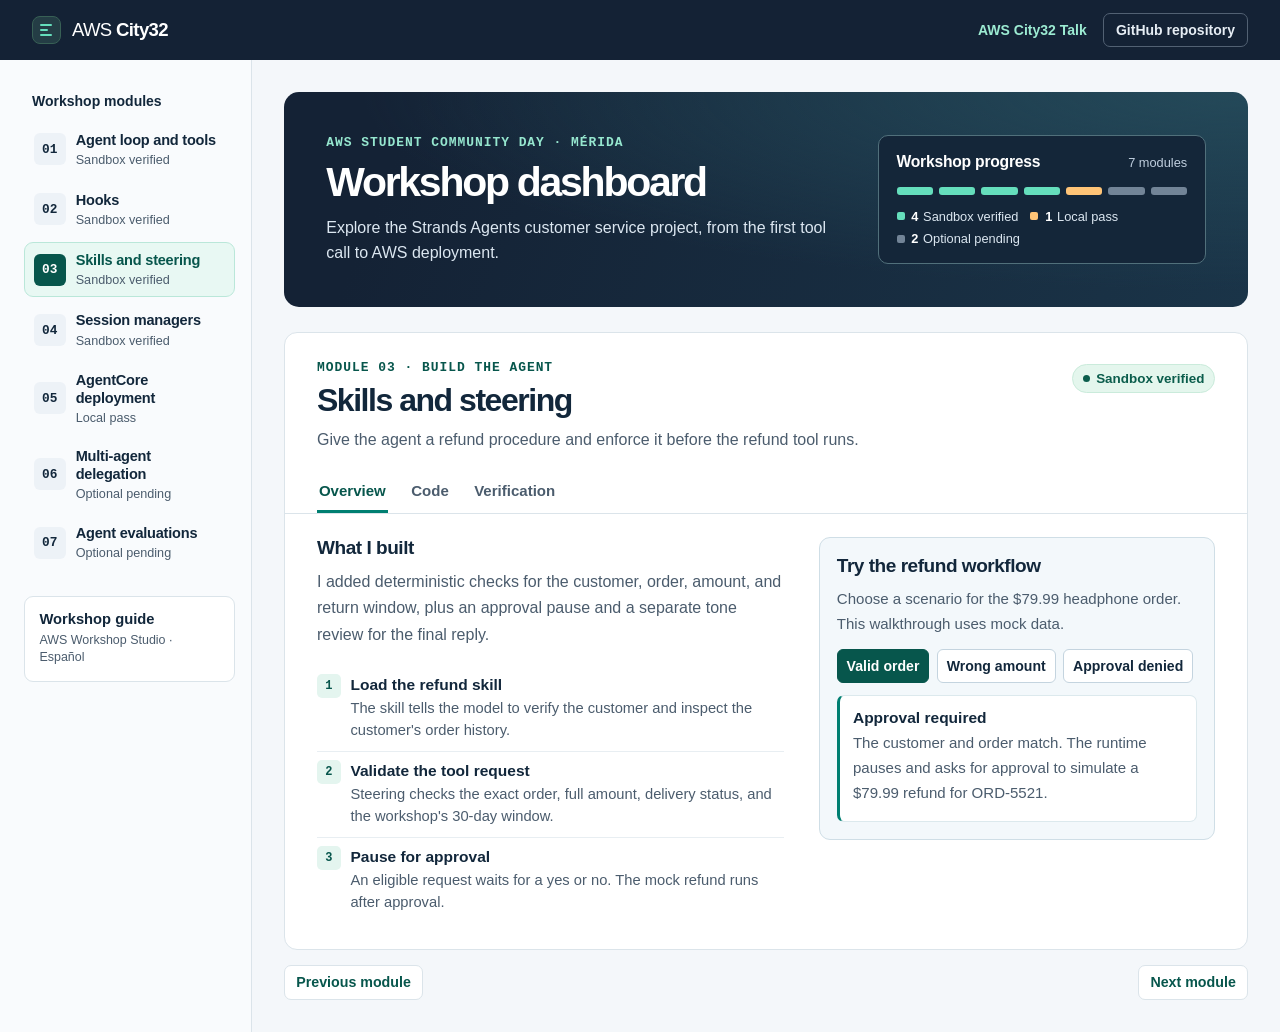
<file: index.html>
<!doctype html>
<html lang="en">
<head>
  <meta charset="utf-8">
  <meta name="viewport" content="width=device-width, initial-scale=1">
  <meta name="description" content="Explore seven AWS City32 workshop modules, inspect the code, and review what passed in the sandbox.">
  <meta name="theme-color" content="#142235">
  <title>AWS City32 · Workshop dashboard</title>
  <link rel="stylesheet" href="styles.css">
  <script src="modules.js" defer></script>
  <script src="dashboard.js" defer></script>
</head>
<body>
  <a class="skip-link" href="#module-panel">Skip to module details</a>
  <header class="topbar">
    <div class="topbar-inner">
      <a class="wordmark" href="#module-3" aria-label="AWS City32 dashboard">
        <span class="brand-mark" aria-hidden="true"><i></i><i></i><i></i></span>
        <span>AWS <strong>City32</strong></span>
      </a>
      <nav class="topbar-actions" aria-label="Dashboard navigation">
        <a class="topbar-link topbar-talk" href="talk.html">AWS City32 Talk</a>
        <a class="repository-link" href="https://github.com/diegoanahuac/AWS_11-21">GitHub repository</a>
      </nav>
    </div>
  </header>
  <div class="layout">
    <aside class="sidebar">
      <nav aria-label="Workshop modules">
        <h2>Workshop modules</h2>
        <div class="module-list" id="module-navigation"></div>
        <div class="module-picker"><select id="module-picker" aria-label="Choose a workshop module"></select></div>
      </nav>
      <a class="workshop-link" href="https://catalog.us-east-1.prod.workshops.aws/workshops/083b80d7-5a90-402b-9bb4-19fb53092808/es-US">
        <span>Workshop guide</span>
        <small>AWS Workshop Studio · Español</small>
      </a>
    </aside>
    <main>
      <section class="hero" aria-labelledby="page-title">
        <div class="hero-copy">
          <p class="eyebrow">AWS STUDENT COMMUNITY DAY <span aria-hidden="true">·</span> MÉRIDA</p>
          <h1 id="page-title">Workshop dashboard</h1>
          <p>Explore the Strands Agents customer service project, from the first tool call to AWS deployment.</p>
        </div>
        <div class="progress-card">
          <div class="progress-head"><h2>Workshop progress</h2><span>7 modules</span></div>
          <div class="progress-segments" id="progress-segments"></div>
          <ul class="progress-legend">
            <li><span class="legend-dot verified"></span><strong>4</strong> Sandbox verified</li>
            <li><span class="legend-dot local"></span><strong>1</strong> Local pass</li>
            <li><span class="legend-dot pending"></span><strong>2</strong> Optional pending</li>
          </ul>
        </div>
      </section>
      <noscript><p>Enable JavaScript to switch modules and try the examples. All notebooks are available in the GitHub repository.</p></noscript>
      <section class="lesson" id="module-panel" tabindex="-1" aria-labelledby="module-title">
        <div class="lesson-header">
          <div>
            <p class="eyebrow module-kicker" id="module-kicker"></p>
            <h2 id="module-title"></h2>
            <p class="module-summary" id="module-summary"></p>
          </div>
          <span class="tag" id="module-status"></span>
        </div>
        <div class="tabs" role="tablist" aria-label="Module sections">
          <button type="button" role="tab" id="tab-overview" data-view="overview" aria-controls="tab-content">Overview</button>
          <button type="button" role="tab" id="tab-code" data-view="code" aria-controls="tab-content">Code</button>
          <button type="button" role="tab" id="tab-verification" data-view="verification" aria-controls="tab-content">Verification</button>
        </div>
        <div id="tab-content" role="tabpanel" tabindex="0"></div>
      </section>
      <nav class="pager" id="module-pager" aria-label="Adjacent modules"></nav>
    </main>
  </div>
</body>
</html>
</file>
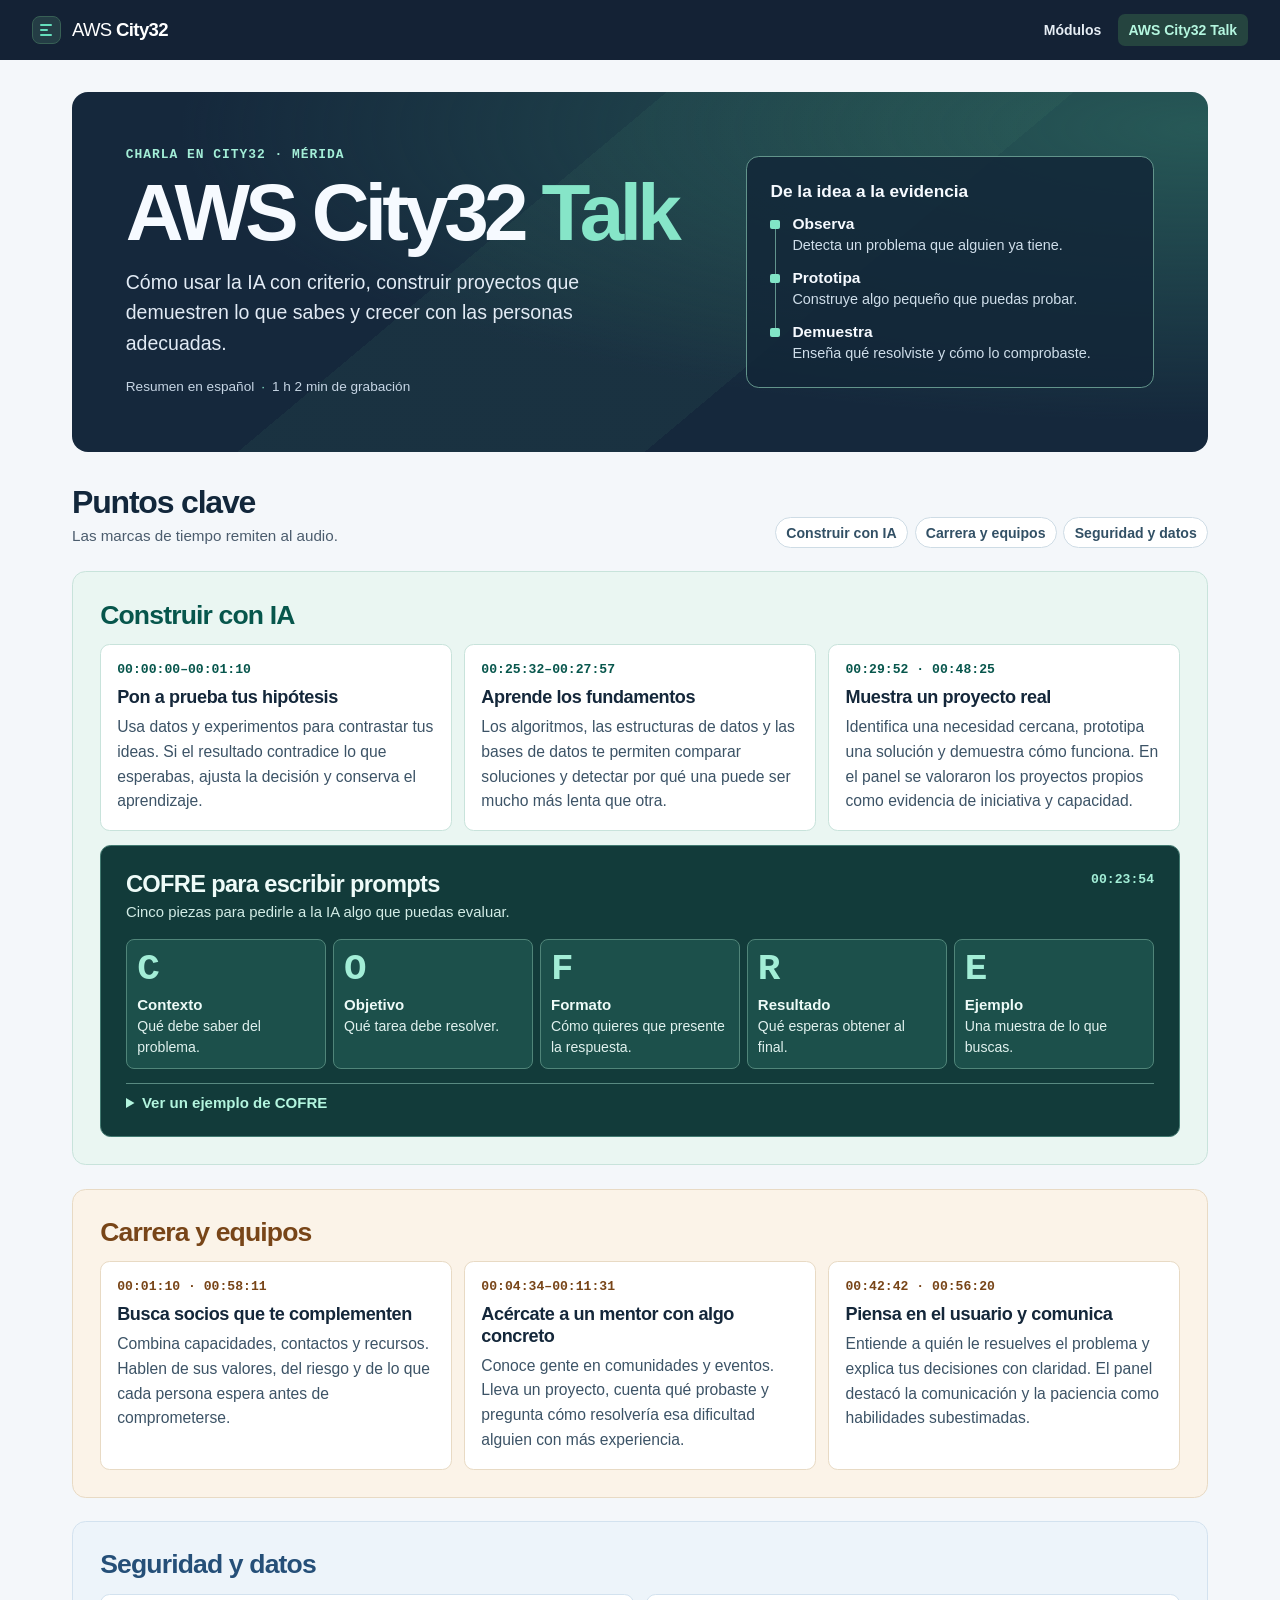
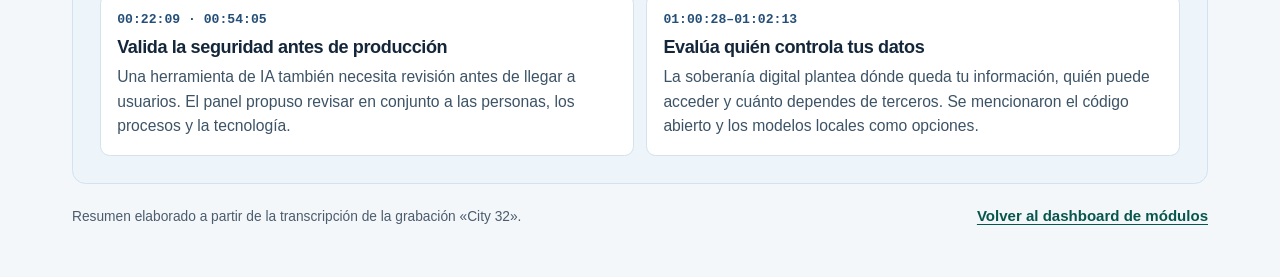
<file: talk.html>
<!doctype html>
<html lang="es-MX">
<head>
  <meta charset="utf-8">
  <meta name="viewport" content="width=device-width, initial-scale=1">
  <meta name="description" content="Infografía en español con los puntos clave de la charla de City32 en Mérida.">
  <meta name="theme-color" content="#142235">
  <title>AWS City32 Talk · Infografía</title>
  <link rel="stylesheet" href="styles.css">
  <link rel="stylesheet" href="talk.css">
</head>
<body>
  <a class="skip-link" href="#puntos-clave">Saltar a los puntos clave</a>
  <header class="topbar">
    <div class="topbar-inner">
      <a class="wordmark" href="index.html" aria-label="AWS City32, inicio del dashboard">
        <span class="brand-mark" aria-hidden="true"><i></i><i></i><i></i></span>
        <span>AWS <strong>City32</strong></span>
      </a>
      <nav class="topbar-actions" aria-label="Secciones del dashboard">
        <a class="topbar-link" href="index.html">Módulos</a>
        <a class="topbar-link topbar-talk" href="talk.html" aria-current="page">AWS City32 Talk</a>
      </nav>
    </div>
  </header>
  <main class="talk-main">
    <section class="talk-hero" aria-labelledby="talk-title">
      <div>
        <p class="eyebrow talk-kicker">CHARLA EN CITY32 <span aria-hidden="true">·</span> MÉRIDA</p>
        <h1 id="talk-title">AWS City32 <span>Talk</span></h1>
        <p class="talk-lead">Cómo usar la IA con criterio, construir proyectos que demuestren lo que sabes y crecer con las personas adecuadas.</p>
        <p class="talk-meta">Resumen en español <span aria-hidden="true">·</span> 1 h 2 min de grabación</p>
      </div>
      <section class="talk-flow" aria-labelledby="talk-flow-title">
        <h2 id="talk-flow-title">De la idea a la evidencia</h2>
        <ol>
          <li><span class="flow-dot" aria-hidden="true"></span><div><strong>Observa</strong><p>Detecta un problema que alguien ya tiene.</p></div></li>
          <li><span class="flow-dot" aria-hidden="true"></span><div><strong>Prototipa</strong><p>Construye algo pequeño que puedas probar.</p></div></li>
          <li><span class="flow-dot" aria-hidden="true"></span><div><strong>Demuestra</strong><p>Enseña qué resolviste y cómo lo comprobaste.</p></div></li>
        </ol>
      </section>
    </section>

    <div class="talk-index" id="puntos-clave" tabindex="-1">
      <div><h2>Puntos clave</h2><p>Las marcas de tiempo remiten al audio.</p></div>
      <nav aria-label="Temas de la infografía">
        <a href="#construir">Construir con IA</a>
        <a href="#carrera">Carrera y equipos</a>
        <a href="#seguridad">Seguridad y datos</a>
      </nav>
    </div>

    <section class="talk-band build-band" id="construir" aria-labelledby="build-title">
      <h2 id="build-title">Construir con IA</h2>
      <div class="talk-cards">
        <article class="talk-card">
          <p class="time-label"><time datetime="PT0S">00:00:00</time>–<time datetime="PT1M10S">00:01:10</time></p>
          <h3>Pon a prueba tus hipótesis</h3>
          <p>Usa datos y experimentos para contrastar tus ideas. Si el resultado contradice lo que esperabas, ajusta la decisión y conserva el aprendizaje.</p>
        </article>
        <article class="talk-card">
          <p class="time-label"><time datetime="PT25M32S">00:25:32</time>–<time datetime="PT27M57S">00:27:57</time></p>
          <h3>Aprende los fundamentos</h3>
          <p>Los algoritmos, las estructuras de datos y las bases de datos te permiten comparar soluciones y detectar por qué una puede ser mucho más lenta que otra.</p>
        </article>
        <article class="talk-card">
          <p class="time-label"><time datetime="PT29M52S">00:29:52</time> · <time datetime="PT48M25S">00:48:25</time></p>
          <h3>Muestra un proyecto real</h3>
          <p>Identifica una necesidad cercana, prototipa una solución y demuestra cómo funciona. En el panel se valoraron los proyectos propios como evidencia de iniciativa y capacidad.</p>
        </article>
      </div>

      <section class="cofre" aria-labelledby="cofre-title">
        <div class="cofre-heading">
          <div><h3 id="cofre-title">COFRE para escribir prompts</h3><p>Cinco piezas para pedirle a la IA algo que puedas evaluar.</p></div>
          <p class="time-label"><time datetime="PT23M54S">00:23:54</time></p>
        </div>
        <dl class="cofre-grid">
          <div><dt><span aria-hidden="true">C</span>Contexto</dt><dd>Qué debe saber del problema.</dd></div>
          <div><dt><span aria-hidden="true">O</span>Objetivo</dt><dd>Qué tarea debe resolver.</dd></div>
          <div><dt><span aria-hidden="true">F</span>Formato</dt><dd>Cómo quieres que presente la respuesta.</dd></div>
          <div><dt><span aria-hidden="true">R</span>Resultado</dt><dd>Qué esperas obtener al final.</dd></div>
          <div><dt><span aria-hidden="true">E</span>Ejemplo</dt><dd>Una muestra de lo que buscas.</dd></div>
        </dl>
        <details class="prompt-example">
          <summary>Ver un ejemplo de COFRE</summary>
          <p>Un cliente quiere saber si llegó su pedido. Revisa el estado en los datos de prueba y contesta en dos frases. La respuesta debe incluir el número de pedido y su estado. Por ejemplo, «El pedido ORD-5521 aparece como entregado».</p>
        </details>
      </section>
    </section>

    <section class="talk-band career-band" id="carrera" aria-labelledby="career-title">
      <h2 id="career-title">Carrera y equipos</h2>
      <div class="talk-cards">
        <article class="talk-card">
          <p class="time-label"><time datetime="PT1M10S">00:01:10</time> · <time datetime="PT58M11S">00:58:11</time></p>
          <h3>Busca socios que te complementen</h3>
          <p>Combina capacidades, contactos y recursos. Hablen de sus valores, del riesgo y de lo que cada persona espera antes de comprometerse.</p>
        </article>
        <article class="talk-card">
          <p class="time-label"><time datetime="PT4M34S">00:04:34</time>–<time datetime="PT11M31S">00:11:31</time></p>
          <h3>Acércate a un mentor con algo concreto</h3>
          <p>Conoce gente en comunidades y eventos. Lleva un proyecto, cuenta qué probaste y pregunta cómo resolvería esa dificultad alguien con más experiencia.</p>
        </article>
        <article class="talk-card">
          <p class="time-label"><time datetime="PT42M42S">00:42:42</time> · <time datetime="PT56M20S">00:56:20</time></p>
          <h3>Piensa en el usuario y comunica</h3>
          <p>Entiende a quién le resuelves el problema y explica tus decisiones con claridad. El panel destacó la comunicación y la paciencia como habilidades subestimadas.</p>
        </article>
      </div>
    </section>

    <section class="talk-band safety-band" id="seguridad" aria-labelledby="security-title">
      <h2 id="security-title">Seguridad y datos</h2>
      <div class="talk-cards talk-cards-pair">
        <article class="talk-card">
          <p class="time-label"><time datetime="PT22M9S">00:22:09</time> · <time datetime="PT54M5S">00:54:05</time></p>
          <h3>Valida la seguridad antes de producción</h3>
          <p>Una herramienta de IA también necesita revisión antes de llegar a usuarios. El panel propuso revisar en conjunto a las personas, los procesos y la tecnología.</p>
        </article>
        <article class="talk-card">
          <p class="time-label"><time datetime="PT1H28S">01:00:28</time>–<time datetime="PT1H2M13S">01:02:13</time></p>
          <h3>Evalúa quién controla tus datos</h3>
          <p>La soberanía digital plantea dónde queda tu información, quién puede acceder y cuánto dependes de terceros. Se mencionaron el código abierto y los modelos locales como opciones.</p>
        </article>
      </div>
    </section>

    <footer class="talk-footer">
      <p>Resumen elaborado a partir de la transcripción de la grabación «City 32».</p>
      <a href="index.html">Volver al dashboard de módulos</a>
    </footer>
  </main>
</body>
</html>
</file>
<file: styles.css>
:root {
  color-scheme: light;
  --ink: #12273b;
  --muted: #4b5c6d;
  --line: #dbe4ea;
  --paper: #f4f7fa;
  --surface: #fff;
  --navy: #142235;
  --teal: #007f71;
  --teal-deep: #07564c;
  --mint: #65debc;
  --mint-pale: #e8f8f3;
  --amber: #ffc477;
  --sans: "Inter", "Aptos", -apple-system, BlinkMacSystemFont, "Segoe UI", sans-serif;
  --mono: "IBM Plex Mono", ui-monospace, SFMono-Regular, Consolas, monospace;
  font-family: var(--sans);
}
* { box-sizing: border-box; }
body { margin: 0; background: var(--paper); color: var(--ink); }
a { color: inherit; }
button { font: inherit; }
button, a { -webkit-tap-highlight-color: transparent; }
:focus-visible { outline: 3px solid #237dc2; outline-offset: 3px; }
[hidden] { display: none !important; }
h1, h2, h3, p { margin: 0; }
p { line-height: 1.65; }
.skip-link { position: fixed; top: 0.5rem; left: 0.5rem; z-index: 9; padding: 0.8rem; background: white; transform: translateY(-160%); }
.skip-link:focus { transform: none; }
.topbar { background: var(--navy); color: white; }
.topbar-inner { max-width: 100rem; min-height: 3.75rem; margin: auto; padding: 0.55rem 2rem; display: flex; justify-content: space-between; align-items: center; gap: 1rem; }
.wordmark { display: inline-flex; align-items: center; gap: 0.7rem; text-decoration: none; font-size: 1.16rem; letter-spacing: -0.035em; }
.brand-mark { width: 1.8rem; height: 1.8rem; display: grid; place-content: center; gap: 3px; background: #243d45; border: 1px solid #386055; border-radius: 8px; }
.brand-mark i { display: block; width: 0.75rem; height: 2px; background: var(--mint); border-radius: 2px; }
.brand-mark i:nth-child(2) { width: 0.5rem; }
.repository-link { color: #e6edf4; text-decoration: none; padding: 0.52rem 0.75rem; border: 1px solid #526173; border-radius: 7px; font-size: 0.875rem; font-weight: 650; }
.repository-link:hover { background: #2b4055; }
.layout { width: min(100%, 100rem); margin: auto; display: grid; grid-template-columns: 15.75rem minmax(0, 1fr); min-height: calc(100vh - 3.75rem); }
.sidebar { background: #f9fbfd; border-right: 1px solid var(--line); padding: 2.05rem 1rem 1.5rem 1.5rem; }
.sidebar nav h2 { font-size: 0.875rem; margin: 0 0 0.8rem 0.5rem; }
.module-picker { display: none; }
.module-list { display: grid; gap: 0.32rem; }
.module-nav { display: grid; grid-template-columns: 2rem minmax(0, 1fr); align-items: center; gap: 0.62rem; min-height: 3.45rem; padding: 0.5rem 0.55rem; border: 1px solid transparent; border-radius: 9px; background: transparent; color: var(--ink); text-decoration: none; }
.module-nav:hover { background: #edf3f8; }
.module-nav[aria-current="true"] { color: var(--teal-deep); background: var(--mint-pale); border-color: #bae7d9; }
.nav-number { width: 2rem; min-height: 2rem; display: grid; place-items: center; background: #edf2f7; border-radius: 6px; font-family: var(--mono); font-size: 0.8rem; font-weight: 700; }
.module-nav[aria-current="true"] .nav-number { color: white; background: var(--teal-deep); }
.nav-title { display: block; font-size: 0.91rem; font-weight: 680; letter-spacing: -0.015em; line-height: 1.22; }
.nav-status { display: block; margin-top: 0.22rem; font-size: 0.79rem; color: var(--muted); }
.workshop-link { display: block; padding: 0.9rem; margin-top: 1.6rem; border-radius: 9px; border: 1px solid var(--line); background: white; text-decoration: none; }
.workshop-link span { display: block; font-weight: 700; font-size: 0.92rem; }
.workshop-link small { display: block; margin-top: 0.28rem; color: var(--muted); font-size: 0.78rem; line-height: 1.4; }
.workshop-link:hover { border-color: var(--teal); }
main { min-width: 0; width: 100%; max-width: 82rem; margin-inline: auto; padding: clamp(1.05rem, 2.5vw, 2.4rem); }
.hero { display: grid; grid-template-columns: minmax(0, 1.55fr) minmax(16.5rem, 1fr); gap: clamp(1.2rem, 3.4vw, 3.3rem); align-items: center; padding: clamp(1.5rem, 3.3vw, 2.85rem); border-radius: 15px; color: white; background: radial-gradient(ellipse at 100% 0%, #244959 0%, transparent 65%), linear-gradient(112deg, #142235 13%, #1a3448 100%); }
.eyebrow { font-family: var(--mono); font-size: 0.81rem; letter-spacing: 0.075em; font-weight: 700; line-height: 1.4; }
.hero .eyebrow { color: #96e7cf; }
.hero h1 { margin-top: 0.54rem; font-size: clamp(2.2rem, 3.2vw, 3.65rem); letter-spacing: -0.055em; line-height: 1.04; }
.hero-copy > p:last-child { margin-top: 0.8rem; max-width: 33rem; color: #dce7f1; line-height: 1.52; }
.progress-card { padding: 1.06rem 1.1rem; background: #142639; border: 1px solid #51707b; border-radius: 10px; }
.progress-head { display: flex; justify-content: space-between; align-items: center; gap: 0.4rem; }
.progress-head h2 { font-size: 0.98rem; letter-spacing: -0.015em; }
.progress-head > span { color: #c0cfdf; font-size: 0.8rem; white-space: nowrap; }
.progress-segments { display: grid; gap: 0.36rem; grid-template-columns: repeat(7, minmax(0, 1fr)); margin: 0.96rem 0 0.84rem; }
.segment { min-height: 0.55rem; border-radius: 3px; }
.legend-dot, .segment { background: #728497; }
.legend-dot.verified, .segment.verified { background: var(--mint); }
.legend-dot.local, .segment.local { background: var(--amber); }
.progress-legend { list-style: none; padding: 0; margin: 0; display: flex; flex-wrap: wrap; gap: 0.45rem 0.75rem; color: #dce7f1; font-size: 0.8rem; }
.progress-legend li { display: flex; align-items: center; gap: 0.29rem; }
.legend-dot { width: 0.5rem; height: 0.5rem; border-radius: 2px; margin-right: 0.14rem; }
.progress-legend strong { color: white; }
.lesson { margin-top: 1.55rem; background: var(--surface); border: 1px solid var(--line); border-radius: 13px; scroll-margin-top: 1rem; }
.lesson-header { display: flex; justify-content: space-between; align-items: flex-start; gap: 1.2rem; padding: 1.65rem clamp(1.15rem, 2.5vw, 2rem) 1.06rem; }
.module-kicker { color: var(--teal-deep); }
.lesson-header h2 { font-size: clamp(1.8rem, 2.5vw, 2.7rem); letter-spacing: -0.046em; line-height: 1.06; margin: 0.42rem 0 0.55rem; }
.module-summary { font-size: 1rem; color: var(--muted); }
.tag { display: inline-flex; align-items: center; gap: 0.4rem; margin-top: 0.28rem; padding: 0.38rem 0.6rem; border-radius: 999px; border: 1px solid transparent; font-size: 0.84rem; font-weight: 750; white-space: nowrap; }
.tag::before { content: ""; width: 0.44rem; height: 0.44rem; border-radius: 50%; background: currentColor; }
.tag.verified { color: #0b5d4c; background: #e4f6ed; border-color: #caebdb; }
.tag.local { color: #82500f; background: #fff2d9; border-color: #f1dfbe; }
.tag.pending { color: #435567; background: #edf2f6; border-color: #dae4eb; }
.tabs { display: flex; gap: 1.35rem; border-bottom: 1px solid var(--line); padding: 0 clamp(1.15rem, 2.5vw, 2rem); }
.tabs button { background: transparent; border: 0; border-bottom: 3px solid transparent; padding: 0.75rem 0.12rem 0.68rem; color: var(--muted); cursor: pointer; font-weight: 650; font-size: 0.94rem; }
.tabs button[aria-selected="true"] { color: var(--teal-deep); border-bottom-color: var(--teal); }
.tabs button:hover { color: var(--teal); }
#tab-content { padding: 1.45rem clamp(1.15rem, 2.5vw, 2rem) 1.65rem; min-height: 22rem; }
.lesson-grid { display: grid; grid-template-columns: minmax(0, 1.12fr) minmax(0, 0.95fr); gap: clamp(1rem, 2.8vw, 2.2rem); align-items: start; }
.section-title { font-size: 1.19rem; letter-spacing: -0.025em; line-height: 1.2; margin-bottom: 0.55rem; }
.section-copy { color: var(--muted); }
.steps { list-style: none; margin: 1.08rem 0 0; padding: 0; }
.step { display: grid; grid-template-columns: 1.52rem minmax(0, 1fr); gap: 0.57rem; padding: 0.55rem 0; }
.step + .step { border-top: 1px solid #e8eef2; }
.step-number { width: 1.48rem; height: 1.48rem; display: grid; place-items: center; font-size: 0.75rem; font-family: var(--mono); border-radius: 5px; background: #e4f5ef; color: var(--teal-deep); font-weight: 700; }
.step-name { font-weight: 740; font-size: 0.97rem; line-height: 1.4; }
.step p { font-size: 0.92rem; color: var(--muted); line-height: 1.48; margin-top: 0.14rem; }
.practice { border: 1px solid #cfdee6; border-radius: 11px; padding: 1.05rem; background: #f3f8fb; }
.practice-intro { color: var(--muted); font-size: 0.94rem; }
.scenarios { display: flex; flex-wrap: wrap; gap: 0.48rem; margin: 0.8rem 0; }
.scenarios button { cursor: pointer; padding: 0.48rem 0.55rem; border-radius: 6px; background: white; border: 1px solid #c4d4df; color: var(--ink); font-size: 0.88rem; font-weight: 700; text-align: left; }
.scenarios button[aria-pressed="true"] { color: white; border-color: var(--teal-deep); background: var(--teal-deep); }
.scenarios button:hover:not([aria-pressed="true"]) { border-color: var(--teal); background: #e4f5ef; }
.practice-result { min-height: 7.9rem; border-radius: 7px; padding: 0.82rem; background: white; border: 1px solid #dce9ed; }
.practice-result strong { display: block; font-size: 0.97rem; }
.practice-result p { margin-top: 0.24rem; color: var(--muted); font-size: 0.94rem; }
.practice-result[data-tone="blocked"] { border-left: 3px solid #ba702b; }
.practice-result[data-tone="success"] { border-left: 3px solid var(--teal); }
.code-box { border: 1px solid #344d60; border-radius: 10px; margin-top: 0.9rem; overflow: hidden; background: #142235; }
.code-head { display: flex; justify-content: space-between; align-items: center; gap: 0.5rem; padding: 0.64rem 0.82rem; background: #203449; color: #e9f3fa; }
.code-head span:first-child { min-width: 0; overflow-wrap: anywhere; font-size: 0.8rem; font-family: var(--mono); }
.code-head button { border: 1px solid #637c90; color: white; border-radius: 6px; background: #293e55; padding: 0.38rem 0.55rem; cursor: pointer; font-weight: 650; font-size: 0.85rem; white-space: nowrap; }
.code-head button:hover { background: #3b5771; }
pre { margin: 0; padding: 0.95rem 1rem; overflow: auto; color: #d8f5ec; font: 0.88rem/1.66 var(--mono); tab-size: 4; }
.copy-status { display: block; color: var(--muted); font-size: 0.88rem; min-height: 1.25rem; margin: 0.35rem 0; }
.links-list { display: grid; gap: 0.58rem; list-style: none; margin: 0.8rem 0 0; padding: 0; }
.links-list a { color: var(--teal-deep); font-weight: 650; text-underline-offset: 0.18em; overflow-wrap: anywhere; }
.links-list a:hover { color: #045a9b; }
.evidence { display: grid; gap: 0.7rem; list-style: none; margin: 1rem 0 0; padding: 0; }
.evidence li { padding: 0.8rem; border-radius: 8px; background: #f3f7fa; border: 1px solid #e2eaf0; }
.evidence strong { display: block; font-size: 0.97rem; margin-bottom: 0.2rem; }
.evidence p { color: var(--muted); font-size: 0.94rem; }
.pager { display: flex; justify-content: space-between; margin-top: 0.9rem; gap: 0.8rem; }
.pager a { display: block; padding: 0.55rem 0.7rem; background: white; border: 1px solid var(--line); border-radius: 7px; color: var(--teal-deep); font-weight: 700; font-size: 0.89rem; text-decoration: none; }
.pager a:last-child { margin-left: auto; }
.pager a:hover { border-color: var(--teal); }
@media (min-width: 900px) {
  .sidebar nav { position: sticky; top: 1rem; }
}
@media (max-width: 1120px) {
  .layout { grid-template-columns: 13.7rem minmax(0, 1fr); }
  .sidebar { padding-left: 0.85rem; }
  .hero { gap: 1.3rem; }
  .progress-legend { gap: 0.4rem 0.55rem; }
}
@media (max-width: 900px) {
  .layout { grid-template-columns: minmax(0, 1fr); }
  .sidebar { position: relative; padding: 0.8rem 1rem; border-right: 0; border-bottom: 1px solid var(--line); }
  .sidebar nav h2 { margin: 0 0 0.48rem; }
  .module-list { display: flex; overflow-x: auto; gap: 0.35rem; padding: 0.14rem 0.12rem 0.32rem; }
  .module-nav { min-width: max-content; padding-right: 0.65rem; }
  .workshop-link { position: absolute; top: 0.54rem; right: 1rem; margin: 0; padding: 0.22rem 0.44rem; background: transparent; border-color: transparent; }
  .workshop-link span { font-size: 0.85rem; }
  .workshop-link small { display: none; }
}
@media (max-width: 660px) {
  .topbar-inner { padding-inline: 1rem; }
  .module-list { display: none; }
  .module-picker { display: block; position: relative; }
  .module-picker::after { content: ""; position: absolute; top: 0.9rem; right: 1rem; width: 0.48rem; height: 0.48rem; border-right: 2px solid var(--teal-deep); border-bottom: 2px solid var(--teal-deep); transform: rotate(45deg); pointer-events: none; }
  .module-picker select { appearance: none; width: 100%; min-height: 2.5rem; padding: 0.46rem 2rem 0.46rem 0.65rem; font: inherit; font-weight: 680; color: var(--teal-deep); background: white; border: 1px solid #bed7d2; border-radius: 7px; }
  .hero { grid-template-columns: minmax(0, 1fr); }
  .lesson-grid { grid-template-columns: minmax(0, 1fr); gap: 1.35rem; }
  .lesson-header { flex-direction: column; gap: 0.48rem; }
  .lesson-header .tag { margin-top: 0; }
  #tab-content { min-height: auto; }
  .pager a { font-size: 0.84rem; }
}

.topbar-actions { display: flex; align-items: center; justify-content: flex-end; gap: 0.34rem; }
.topbar-link { color: #e6edf4; text-decoration: none; padding: 0.52rem 0.68rem; border-radius: 7px; font-size: 0.875rem; font-weight: 670; white-space: nowrap; }
.topbar-link:hover { background: #2b4055; }
.topbar-talk { color: #9cebd2; }
.topbar-link[aria-current="page"] { background: #25443f; color: #b4f6df; }
@media (max-width: 470px) {
  .topbar-inner { gap: 0.35rem; flex-wrap: wrap; }
  .topbar-actions { gap: 0.12rem; }
  .topbar-link, .repository-link { padding: 0.44rem 0.39rem; font-size: 0.81rem; }
}
</file>
<file: talk.css>
.talk-main { max-width: 75rem; padding-bottom: 3rem; }
.talk-hero {
  display: grid;
  grid-template-columns: minmax(0, 1.38fr) minmax(17.5rem, 1fr);
  align-items: center;
  gap: clamp(1.2rem, 4.5vw, 4rem);
  padding: clamp(1.5rem, 4.2vw, 3.8rem);
  border-radius: 1rem;
  color: #f6faff;
  background:
    linear-gradient(140deg, transparent 38%, #4e957316 38% 64%, transparent 64%),
    radial-gradient(ellipse at 100% 10%, #275957 0%, transparent 64%),
    #15283c;
}
.talk-kicker { color: #a3eed7; }
.talk-hero h1 {
  margin: 0.64rem 0 0.92rem;
  font-size: clamp(2.55rem, 6.3vw, 5rem);
  line-height: 0.98;
  letter-spacing: -0.058em;
}
.talk-hero h1 span { color: #86e5c8; }
.talk-lead { max-width: 33rem; color: #e2ebf5; font-size: clamp(1rem, 1.62vw, 1.22rem); line-height: 1.55; }
.talk-meta { margin-top: 1.15rem; color: #c6d5e4; font-size: 0.85rem; }
.talk-meta span { margin-inline: 0.2rem; color: #87e5c8; }
.talk-flow { padding: clamp(0.95rem, 2.4vw, 1.45rem); border: 1px solid #62948b; border-radius: 0.8rem; background: #122638d9; }
.talk-flow h2 { font-size: 1.08rem; }
.talk-flow ol { list-style: none; margin: 0.87rem 0 0; padding: 0; }
.talk-flow li { position: relative; display: grid; grid-template-columns: 0.65rem 1fr; column-gap: 0.72rem; padding: 0 0 0.83rem; }
.talk-flow li:last-child { padding-bottom: 0; }
.talk-flow li:not(:last-child)::before { content: ""; position: absolute; top: 0.62rem; bottom: -0.42rem; left: 0.27rem; width: 1px; background: #61948d; }
.flow-dot { position: relative; display: block; width: 0.57rem; height: 0.57rem; background: #81e5c7; border-radius: 2px; margin-top: 0.28rem; }
.talk-flow strong { display: block; font-size: 0.97rem; }
.talk-flow p { margin-top: 0.12rem; color: #cfdeea; font-size: 0.9rem; line-height: 1.44; }

.talk-index { display: flex; align-items: end; justify-content: space-between; gap: 0.8rem 1.4rem; flex-wrap: wrap; margin: 1.95rem 0 1rem; }
.talk-index h2 { margin-bottom: 0.16rem; font-size: clamp(1.4rem, 2.65vw, 2rem); letter-spacing: -0.037em; }
.talk-index p { color: var(--muted); font-size: 0.95rem; }
.talk-index nav { display: flex; flex-wrap: wrap; gap: 0.42rem; }
.talk-index nav a {
  padding: 0.42rem 0.64rem;
  border: 1px solid #cedce5;
  border-radius: 100px;
  background: #fff;
  color: #325065;
  font-size: 0.88rem;
  font-weight: 650;
  text-decoration: none;
}
.talk-index nav a:hover { border-color: var(--teal); color: var(--teal-deep); }

.talk-band { margin-top: 1.45rem; padding: clamp(1.02rem, 2.5vw, 1.7rem); border: 1px solid var(--band-line); border-radius: 0.85rem; background: var(--band-background); scroll-margin-top: 0.8rem; }
.build-band { --band-ink: #07564c; --band-line: #c8e3db; --band-background: #eaf6f2; }
.career-band { --band-ink: #784518; --band-line: #e8dac4; --band-background: #fbf3e8; }
.safety-band { --band-ink: #254f78; --band-line: #d3e2ef; --band-background: #edf4fa; }
.talk-band h2 { margin: 0 0 0.9rem; color: var(--band-ink); font-size: clamp(1.22rem, 2.3vw, 1.66rem); line-height: 1.14; letter-spacing: -0.032em; }
.talk-cards { display: grid; grid-template-columns: repeat(3, minmax(0, 1fr)); gap: 0.8rem; }
.talk-cards-pair { grid-template-columns: repeat(2, minmax(0, 1fr)); }
.talk-card { padding: 1rem; border: 1px solid var(--band-line); border-radius: 0.6rem; background: #fff; }
.time-label { color: var(--band-ink, var(--teal-deep)); font: 650 0.82rem/1.4 var(--mono); }
.talk-card h3 { margin: 0.46rem 0 0.39rem; color: #14273a; font-size: 1.13rem; letter-spacing: -0.022em; line-height: 1.2; }
.talk-card > p:last-child { color: #3c5366; font-size: 0.98rem; line-height: 1.58; }

.cofre { margin-top: 0.85rem; padding: clamp(1rem, 2.25vw, 1.55rem); border: 1px solid #427a71; border-radius: 0.66rem; background: #123b3a; color: #eefbf8; }
.cofre-heading { display: flex; justify-content: space-between; align-items: start; flex-wrap: wrap; gap: 0.38rem 0.8rem; }
.cofre-heading h3 { font-size: clamp(1.16rem, 2.5vw, 1.48rem); letter-spacing: -0.03em; }
.cofre-heading p:not(.time-label) { margin-top: 0.18rem; color: #d2ece6; font-size: 0.93rem; }
.cofre .time-label { color: #a3eed7; }
.cofre-grid { display: grid; grid-template-columns: repeat(5, minmax(0, 1fr)); gap: 0.4rem; margin: 0.9rem 0; }
.cofre-grid > div { padding: 0.68rem 0.64rem; background: #1c504b; border: 1px solid #508579; border-radius: 0.5rem; }
.cofre-grid dt { font-size: 0.94rem; font-weight: 700; }
.cofre-grid dt span { display: block; font: 750 clamp(1.65rem, 3vw, 2.35rem)/1 var(--mono); color: #a3eed7; margin-bottom: 0.43rem; }
.cofre-grid dd { margin: 0.22rem 0 0; color: #e0f1ee; font-size: 0.88rem; line-height: 1.45; }
.prompt-example { border-top: 1px solid #598a81; padding-top: 0.63rem; }
.prompt-example summary { color: #b3f5df; cursor: pointer; font-size: 0.94rem; font-weight: 700; width: fit-content; }
.prompt-example p { color: #f0fbf8; font-size: 0.96rem; line-height: 1.55; margin-top: 0.6rem; }

.talk-footer { display: flex; justify-content: space-between; flex-wrap: wrap; align-items: baseline; gap: 0.55rem 1rem; margin-top: 1.35rem; }
.talk-footer p { font-size: 0.86rem; color: var(--muted); }
.talk-footer a { font-size: 0.94rem; font-weight: 700; color: var(--teal-deep); text-underline-offset: 0.18em; }
@media (max-width: 850px) {
  .talk-hero { gap: 1.3rem; }
  .talk-cards { gap: 0.58rem; }
  .talk-card { padding: 0.82rem; }
}
@media (max-width: 690px) {
  .talk-hero, .talk-cards, .talk-cards-pair { grid-template-columns: minmax(0, 1fr); }
  .talk-hero h1 { font-size: clamp(2.2rem, 11vw, 3.3rem); }
  .talk-flow li { padding-bottom: 0.63rem; }
  .talk-index { margin-top: 1.35rem; }
  .cofre-grid { grid-template-columns: repeat(2, minmax(0, 1fr)); }
  .cofre-grid > div:last-child { grid-column: 1 / -1; }
}
@media print {
  body { background: white; color: black; }
  .topbar, .talk-index nav, .talk-footer a, .prompt-example { display: none; }
  .talk-main { padding: 0; }
  .talk-hero, .cofre { color: var(--ink); background: white; border: 1px solid var(--line); }
  .talk-hero h1 span, .talk-kicker, .talk-lead, .talk-meta, .talk-flow p, .cofre-heading p, .cofre .time-label, .cofre-grid dd, .cofre-grid dt span {
    color: var(--ink);
  }
  .talk-flow, .cofre-grid > div { background: white; border-color: var(--line); }
  .talk-card, .cofre { break-inside: avoid; }
}
</file>
